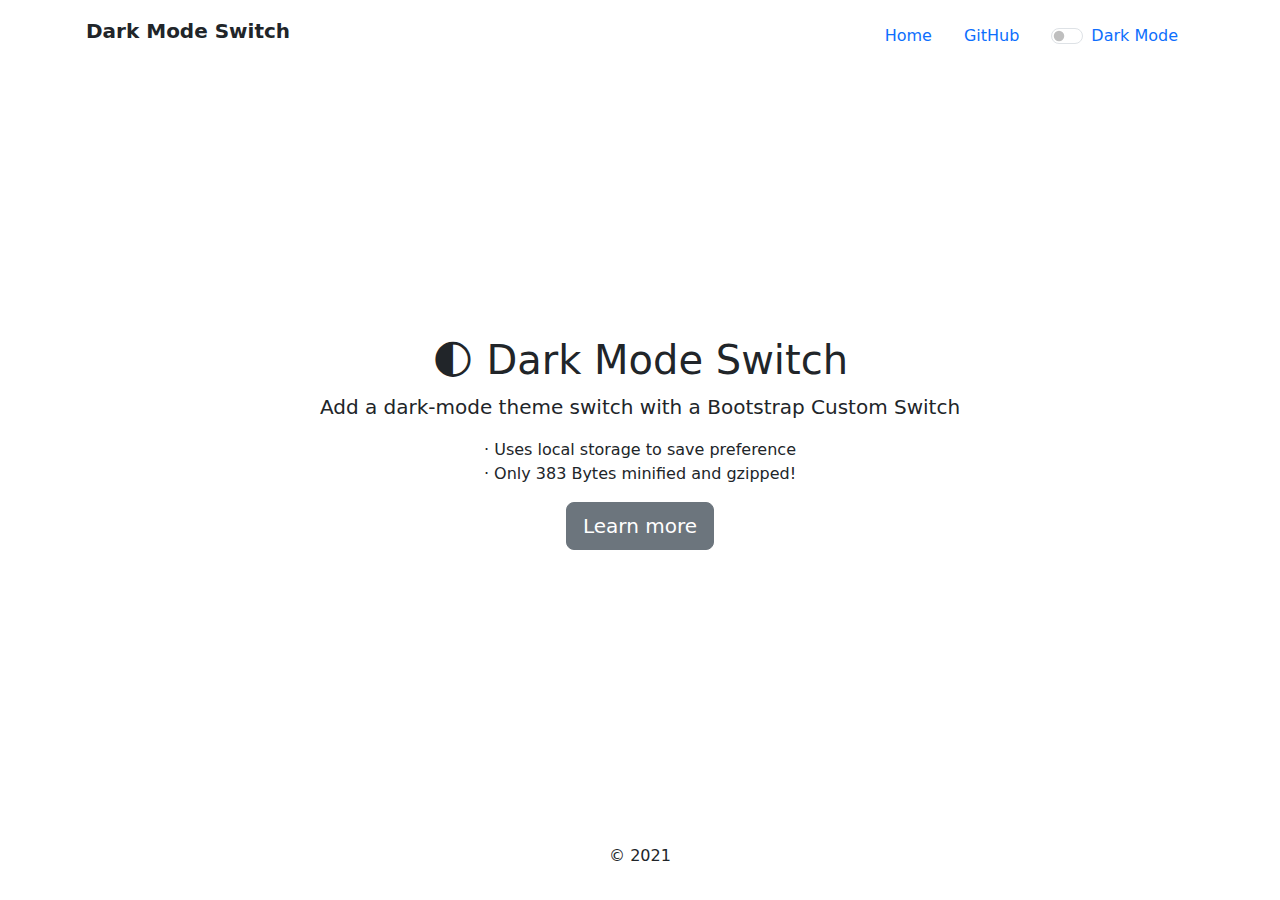
<file: assets/plugins/dark-mode-switch/index.html>
<!doctype html>
<html lang="en" class="h-100">

<head>
  <meta charset="utf-8">
  <meta http-equiv="x-ua-compatible" content="ie=edge">
  <meta name="viewport" content="width=device-width, initial-scale=1">
  <title>Dark Mode Switch</title>
  <meta name="description" content="Add a dark-mode theme toggle with a Bootstrap Custom Switch">

  <link rel="icon"
    href="data:image/svg+xml,<svg xmlns=%22http://www.w3.org/2000/svg%22 viewBox=%220 0 100 100%22><text y=%22.9em%22 font-size=%2280%22>🌓</text></svg>">
  
  <meta property="og:site_name" content="GitHub">
  <meta property="og:image"
    content="https://repository-images.githubusercontent.com/194995309/38db8f80-9db7-11e9-998f-43f2a26d9e0b">
  <meta property="og:title" content="dark-mode-switch">
  <meta property="og:description" content="Add a dark-mode theme toggle with a Bootstrap Custom Switch">
  <meta property="og:url" content="https://coliff.github.io/dark-mode-switch/">
  <link rel="author" href="https://christianoliff.com/">
  <meta name="twitter:creator" content="@christianoliff">
  <meta name="monetization" content="$ilp.uphold.com/Epqzn3YGr2MB">

  <link rel="stylesheet" href="https://cdn.jsdelivr.net/npm/bootstrap@5/dist/css/bootstrap.min.css">

  <!-- IE 11 polyfill for CSS and Custom Properties -->
  <script
    nomodule>window.MSInputMethodContext && document.documentMode && document.write('<link rel="stylesheet" href="https://cdn.jsdelivr.net/npm/bootstrap-ie11@5/css/bootstrap-ie11.min.css"><script src="https://cdn.jsdelivr.net/npm/ie11-custom-properties@4/ie11CustomProperties.min.js"><\/script>');</script>

  <link rel="stylesheet" href="dark-mode.css">

</head>

<body class="bg-white text-center d-flex h-100">

  <div class="container d-flex p-3 mx-auto w-100 flex-column">
    <header class="mb-auto">
      <div class="float-md-start fw-bold fs-5">Dark Mode Switch</div>
      <nav class="nav justify-content-center float-md-end">
        <a class="nav-link active" href="https://coliff.github.io/dark-mode-switch/">Home</a>
        <a class="nav-link" href="https://github.com/coliff/dark-mode-switch" target="_blank">GitHub</a>
        <div class="nav-link">

          <div class="form-check form-switch">
            <input type="checkbox" class="form-check-input" id="darkSwitch">
            <label class="custom-control-label" for="darkSwitch">Dark Mode</label>
          </div>
          <script src="dark-mode-switch.min.js"></script>

        </div>
      </nav>
    </header>

    <main role="main">
      <h1>🌓 Dark Mode Switch</h1>
      <p class="lead">Add a dark-mode theme switch with a Bootstrap Custom Switch</p>
      <ul class="list-unstyled">
        <li>&middot; Uses local storage to save preference</li>
        <li>&middot; Only 383 Bytes minified and gzipped!</li>
      </ul>
      <p>
        <a href="https://github.com/coliff/dark-mode-switch" target="_blank" rel="noopener"
          class="btn btn-lg btn-secondary">
          Learn more
        </a>
      </p>
    </main>

    <footer class="mt-auto">
      <p>&copy; 2021</p>
    </footer>

  </div>
</body>

</html>
</file>
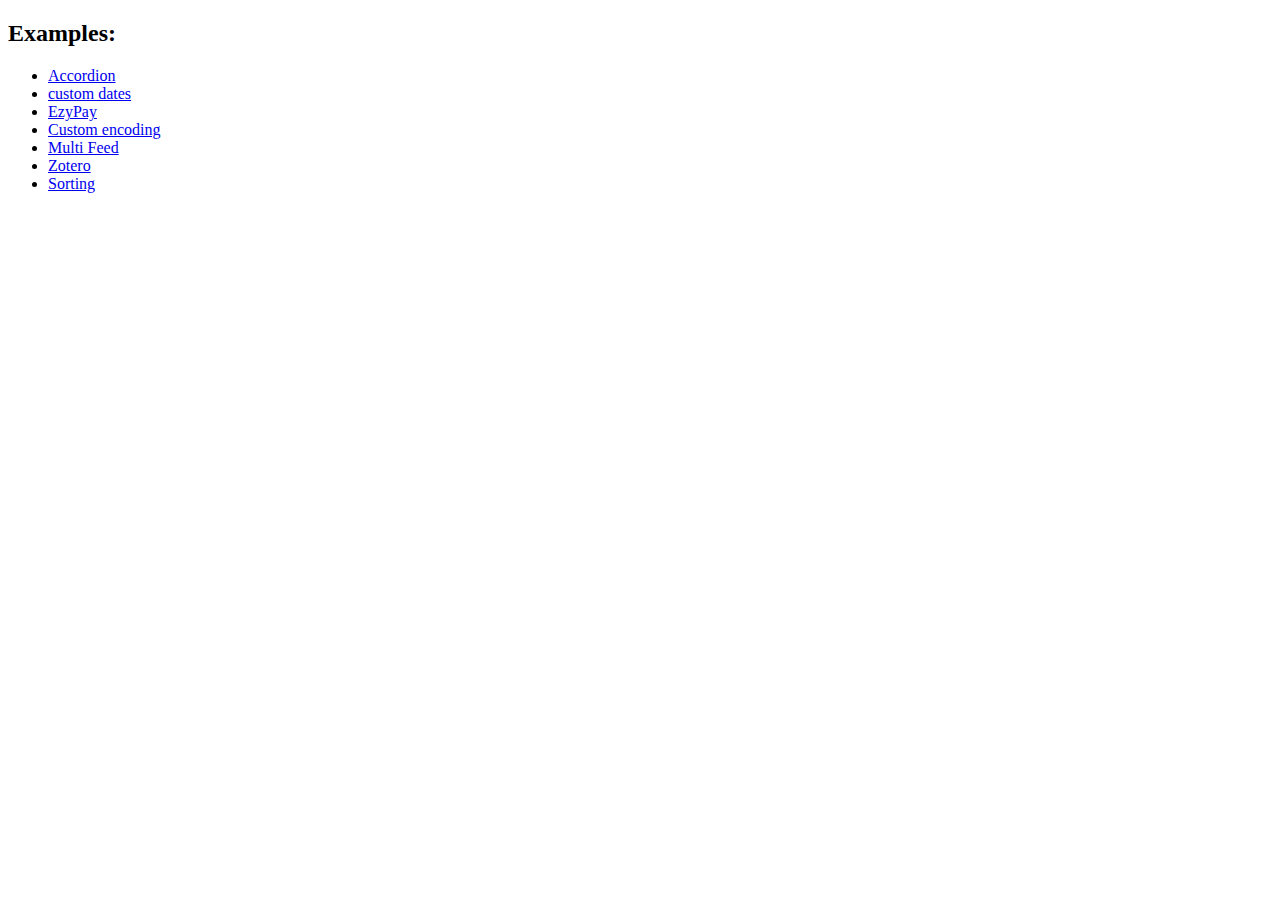
<file: assets/plugins/vanilla-rss/index.html>
<!DOCTYPE html>
<html>
  <head>
    <title>vanilla-rss</title>
  </head>
  <body>
    <div>
      <h2>Examples:</h2>
      <ul>
        <li><a href="examples/accordion.html">Accordion</a></li>
        <li><a href="examples/custom-dates.html">custom dates</a></li>
        <li><a href="examples/ezypay.html">EzyPay</a></li>
        <li><a href="examples/ISO-8859-1.html">Custom encoding</a></li>
        <li><a href="examples/multi-feed.html">Multi Feed</a></li>
        <li><a href="examples/zotero.html">Zotero</a></li>
        <li><a href="examples/sorting.html">Sorting</a></li>
      </ul>
    </div>
  </body>
</html>
</file>
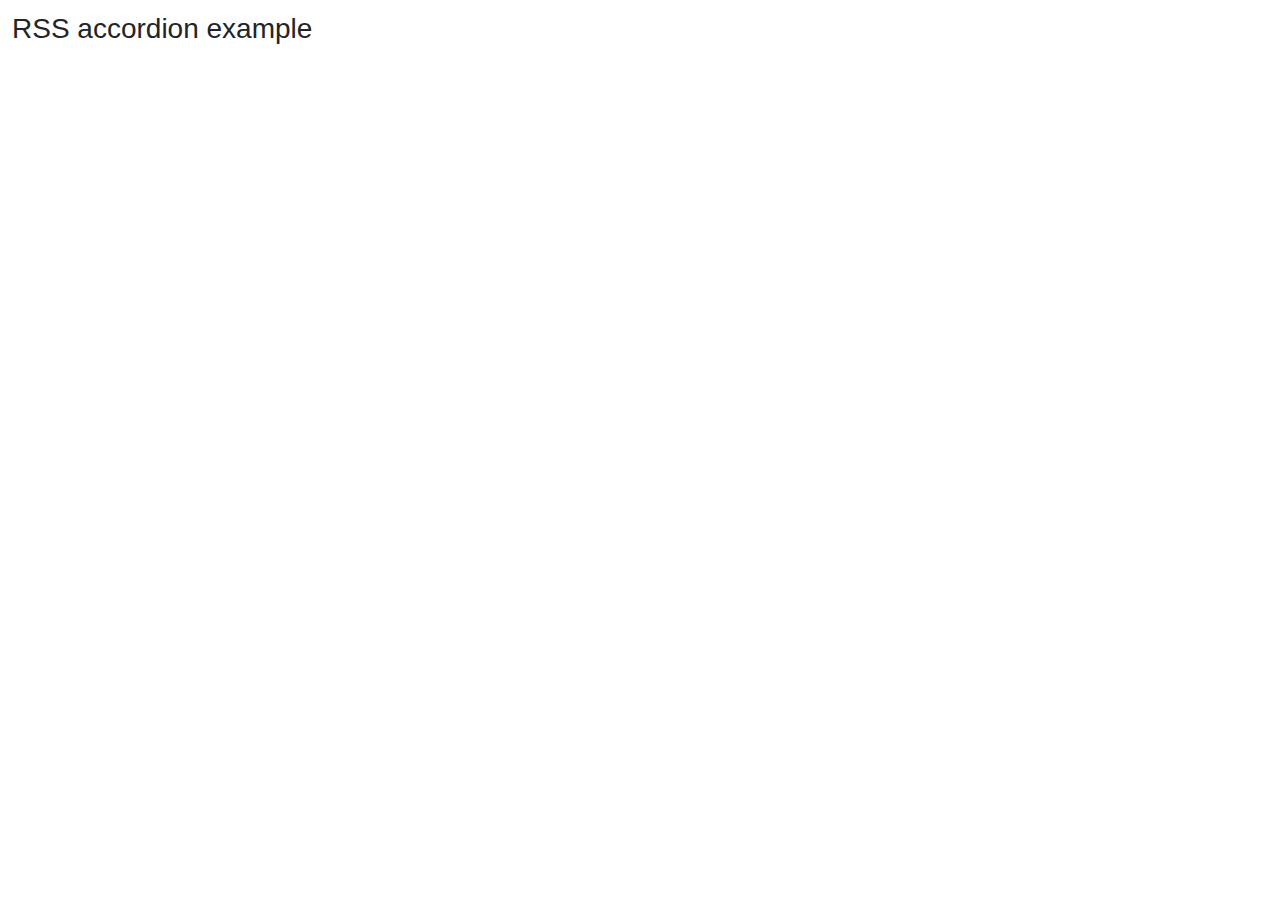
<file: assets/plugins/vanilla-rss/examples/accordion.html>
<!DOCTYPE html>
<html>
  <head>
    <title>RSS accordion example</title>

    <!-- Required meta tags -->
    <meta charset="utf-8" />
    <meta
      name="viewport"
      content="width=device-width, initial-scale=1, shrink-to-fit=no"
    />

    <!-- Bootstrap CSS -->
    <link
      rel="stylesheet"
      href="https://stackpath.bootstrapcdn.com/bootstrap/4.3.1/css/bootstrap.min.css"
    />

    <link rel="stylesheet" href="style.css" />
  </head>

  <body>
    <div>
      <h1>RSS accordion example</h1>
      <div id="rss-feeds"></div>
    </div>
    <script src="../dist/rss.global.min.js"></script>
    <script src="https://code.jquery.com/jquery-3.3.1.slim.min.js"></script>
    <script src="https://cdnjs.cloudflare.com/ajax/libs/popper.js/1.14.7/umd/popper.min.js"></script>
    <script src="https://stackpath.bootstrapcdn.com/bootstrap/4.3.1/js/bootstrap.min.js"></script>
    <script>
      window.onload = function() {
        const rss = new RSS(
          document.querySelector("#rss-feeds"),
          "https://partnernetwork.ebay.de/epn-blog?format=rss",
          {
            limit: 15,
            tokens: {
              showClass: (entry, tokens) => (tokens.index === 0 ? "show" : "")
            },
            layoutTemplate:
              '<div class="accordion" id="accordionExample">{entries}</div>',
            entryTemplate: `<div class="card">
              <div class="card-header" id="heading-{index}">
                <h2 class="mb-0">
                  <button class="btn btn-link" type="button" data-toggle="collapse" data-target="#collapse-{index}" aria-expanded="true" aria-controls="collapse-{index}">
                    {title}
                  </button>
                </h2>
              </div>
  
              <div id="collapse-{index}" class="collapse {showClass}" aria-labelledby="heading-{index}" data-parent="#accordionExample">
                <div class="card-body">
                  {bodyPlain}
                </div>
              </div>
            </div>`
          }
        );

        rss.render().then(() => console.log("cool"));
      };
    </script>
  </body>
</html>
</file>
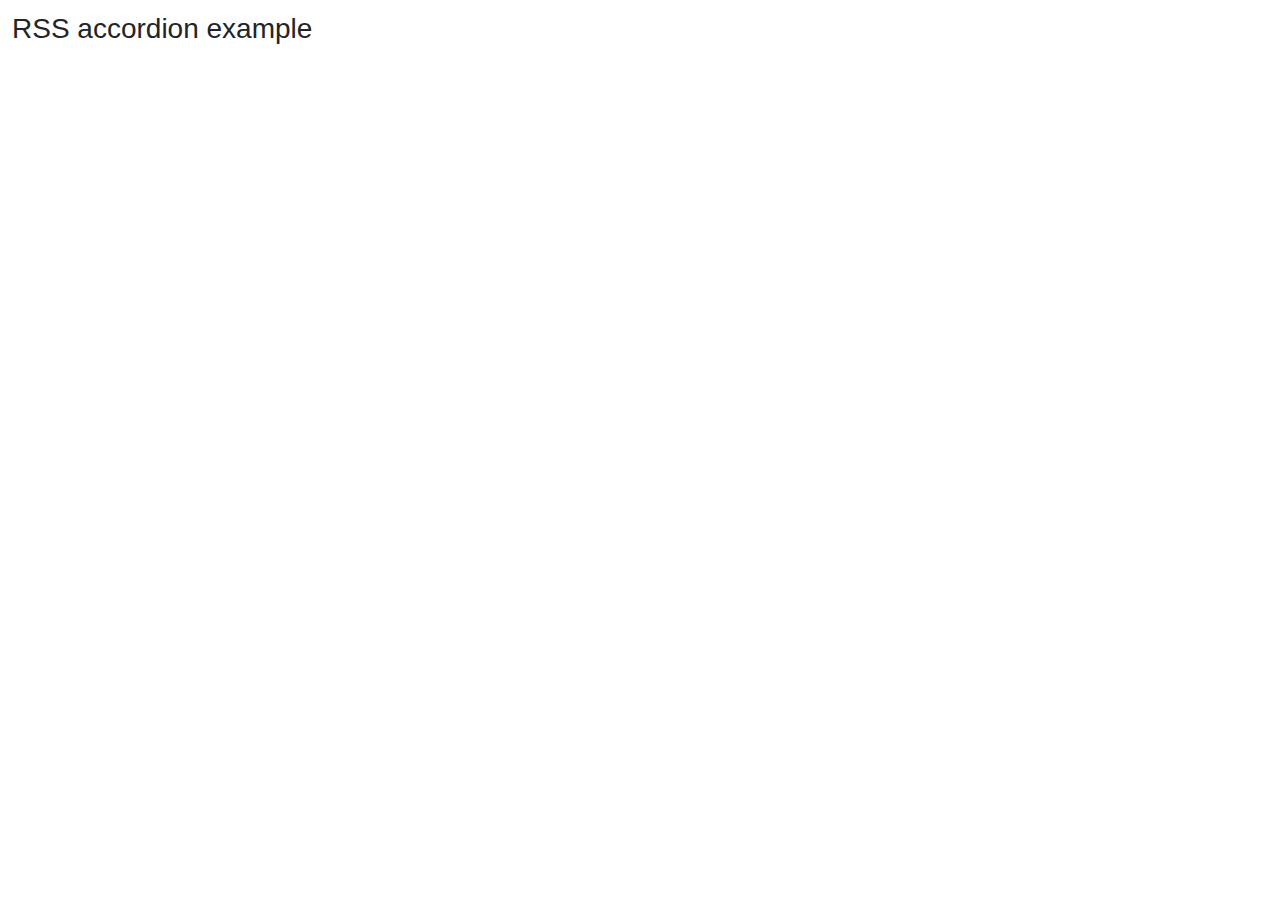
<file: assets/plugins/vanilla-rss/examples/ezypay.html>
<!DOCTYPE html>
<html>
  <head>
    <title>RSS ezypay example</title>

    <!-- Required meta tags -->
    <meta charset="utf-8" />
    <meta
      name="viewport"
      content="width=device-width, initial-scale=1, shrink-to-fit=no"
    />

    <!-- Bootstrap CSS -->
    <link
      rel="stylesheet"
      href="https://stackpath.bootstrapcdn.com/bootstrap/4.3.1/css/bootstrap.min.css"
    />

    <link rel="stylesheet" href="style.css" />
  </head>

  <body>
    <div>
      <h1>RSS accordion example</h1>
      <div id="rss-feeds"></div>
    </div>
    <script src="../dist/rss.global.min.js"></script>
    <script src="https://code.jquery.com/jquery-3.3.1.slim.min.js"></script>
    <script src="https://cdnjs.cloudflare.com/ajax/libs/popper.js/1.14.7/umd/popper.min.js"></script>
    <script src="https://stackpath.bootstrapcdn.com/bootstrap/4.3.1/js/bootstrap.min.js"></script>
    <script>
      window.onload = function() {
        const rss = new RSS(
          document.querySelector("#rss-feeds"),
          "http://www.ezypay.co.nz/feed",
          {
            limit: 15
          }
        );

        rss.render().then(() => console.log("cool"));
      };
    </script>
  </body>
</html>
</file>
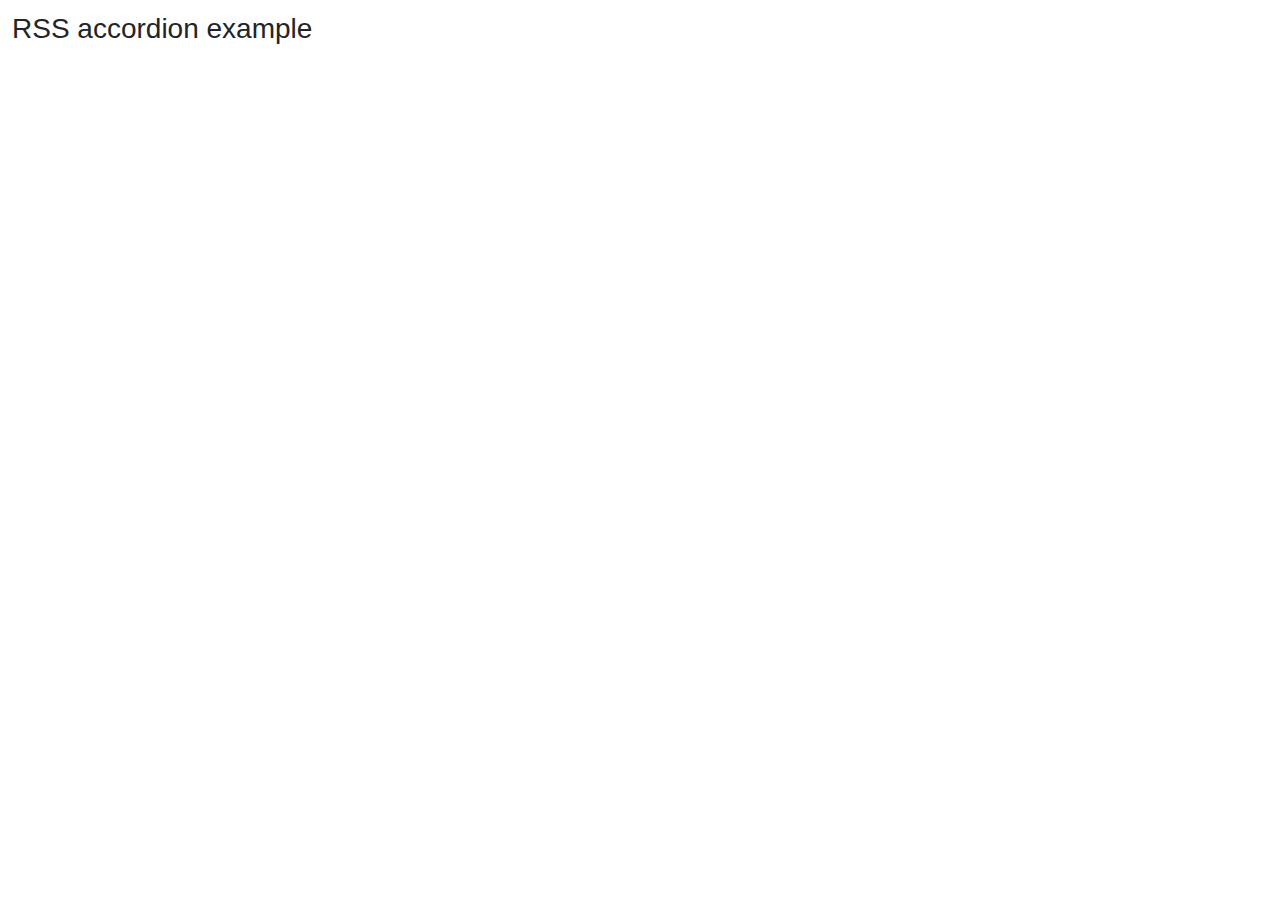
<file: assets/plugins/vanilla-rss/examples/ISO-8859-1.html>
<!DOCTYPE html>
<html>
  <head>
    <title>RSS accordion example</title>

    <!-- Required meta tags -->
    <meta charset="utf-8" />
    <meta
      name="viewport"
      content="width=device-width, initial-scale=1, shrink-to-fit=no"
    />

    <!-- Bootstrap CSS -->
    <link
      rel="stylesheet"
      href="https://stackpath.bootstrapcdn.com/bootstrap/4.3.1/css/bootstrap.min.css"
    />

    <link rel="stylesheet" href="style.css" />
  </head>

  <body>
    <div>
      <h1>RSS accordion example</h1>
      <div id="rss-feeds"></div>
    </div>
    <script src="../dist/rss.global.min.js"></script>
    <script src="https://code.jquery.com/jquery-3.3.1.slim.min.js"></script>
    <script src="https://cdnjs.cloudflare.com/ajax/libs/popper.js/1.14.7/umd/popper.min.js"></script>
    <script src="https://stackpath.bootstrapcdn.com/bootstrap/4.3.1/js/bootstrap.min.js"></script>
    <script>
      window.onload = function() {
        const rss = new RSS(
          document.querySelector("#rss-feeds"),
          "http://www.comicforum.de/external.php?type=rss2&forumids=36&lastpost=1",
          {
            encoding: "ISO-8859-1",
            limit: 15,
            tokens: {
              showClass: (entry, tokens) => (tokens.index === 0 ? "show" : "")
            },
            layoutTemplate:
              '<div class="accordion" id="accordionExample">{entries}</div>',
            entryTemplate: `<div class="card">
              <div class="card-header" id="heading-{index}">
                <h2 class="mb-0">
                  <button class="btn btn-link" type="button" data-toggle="collapse" data-target="#collapse-{index}" aria-expanded="true" aria-controls="collapse-{index}">
                    {title}
                  </button>
                </h2>
              </div>
  
              <div id="collapse-{index}" class="collapse {showClass}" aria-labelledby="heading-{index}" data-parent="#accordionExample">
                <div class="card-body">
                  {bodyPlain}
                </div>
              </div>
            </div>`
          }
        );

        rss.render().then(() => console.log("cool"));
      };
    </script>
  </body>
</html>
</file>
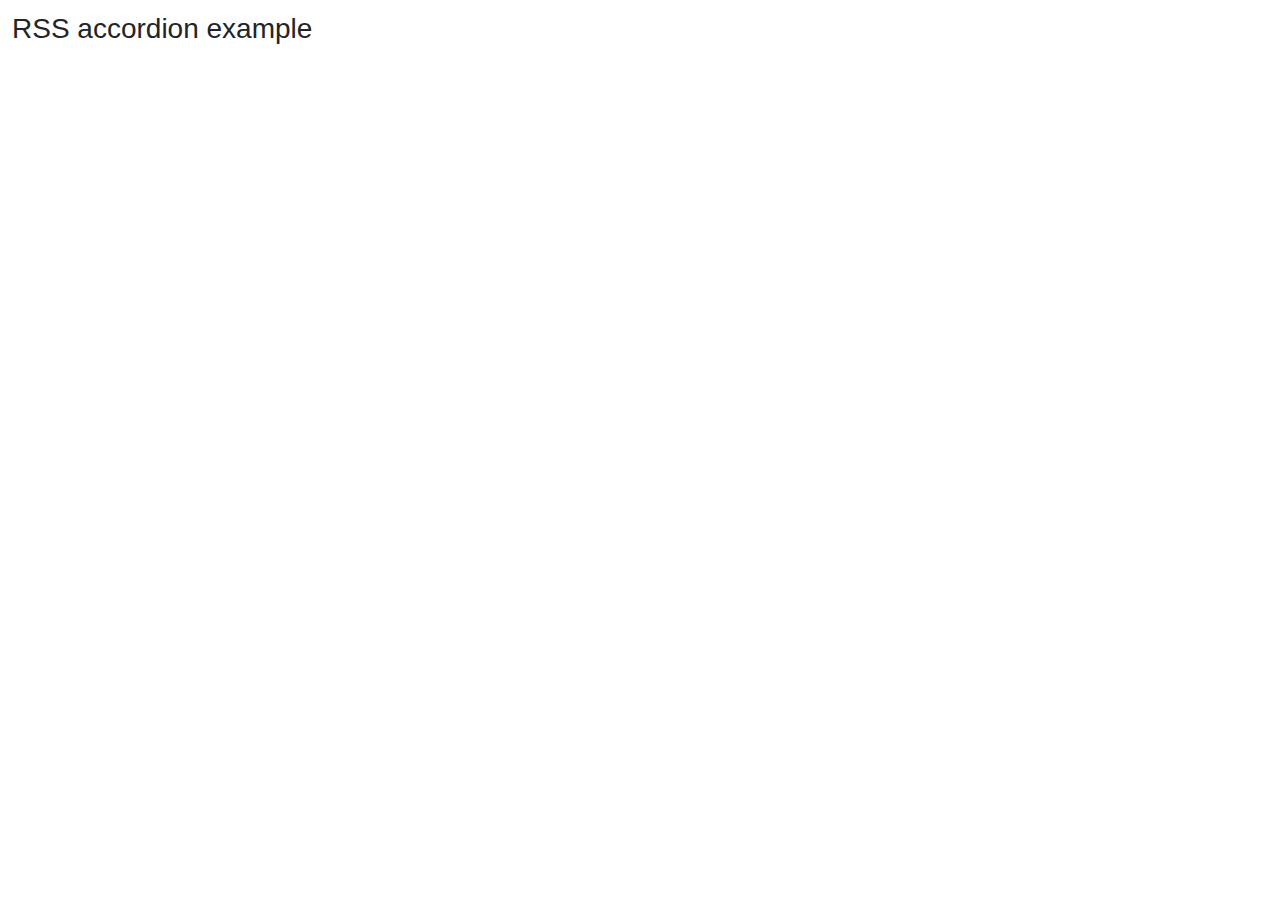
<file: assets/plugins/vanilla-rss/examples/multi-feed.html>
<!DOCTYPE html>
<html>
  <head>
    <title>RSS accordion example</title>

    <!-- Required meta tags -->
    <meta charset="utf-8" />
    <meta
      name="viewport"
      content="width=device-width, initial-scale=1, shrink-to-fit=no"
    />

    <!-- Bootstrap CSS -->
    <link
      rel="stylesheet"
      href="https://stackpath.bootstrapcdn.com/bootstrap/4.3.1/css/bootstrap.min.css"
    />

    <link rel="stylesheet" href="style.css" />
  </head>

  <body>
    <div>
      <h1>RSS accordion example</h1>
      <div id="rss-feeds"></div>
    </div>
    <script src="../dist/rss.global.min.js"></script>
    <script src="https://code.jquery.com/jquery-3.3.1.slim.min.js"></script>
    <script src="https://cdnjs.cloudflare.com/ajax/libs/popper.js/1.14.7/umd/popper.min.js"></script>
    <script src="https://stackpath.bootstrapcdn.com/bootstrap/4.3.1/js/bootstrap.min.js"></script>
    <script>
      window.onload = function() {
        const rss = new RSS(
          document.querySelector("#rss-feeds"),
          ["https://www.contentful.com/blog/feed.xml", "http://www.ebaytechblog.com/feed/"]
        );

        rss.render();
      };
    </script>
  </body>
</html>
</file>
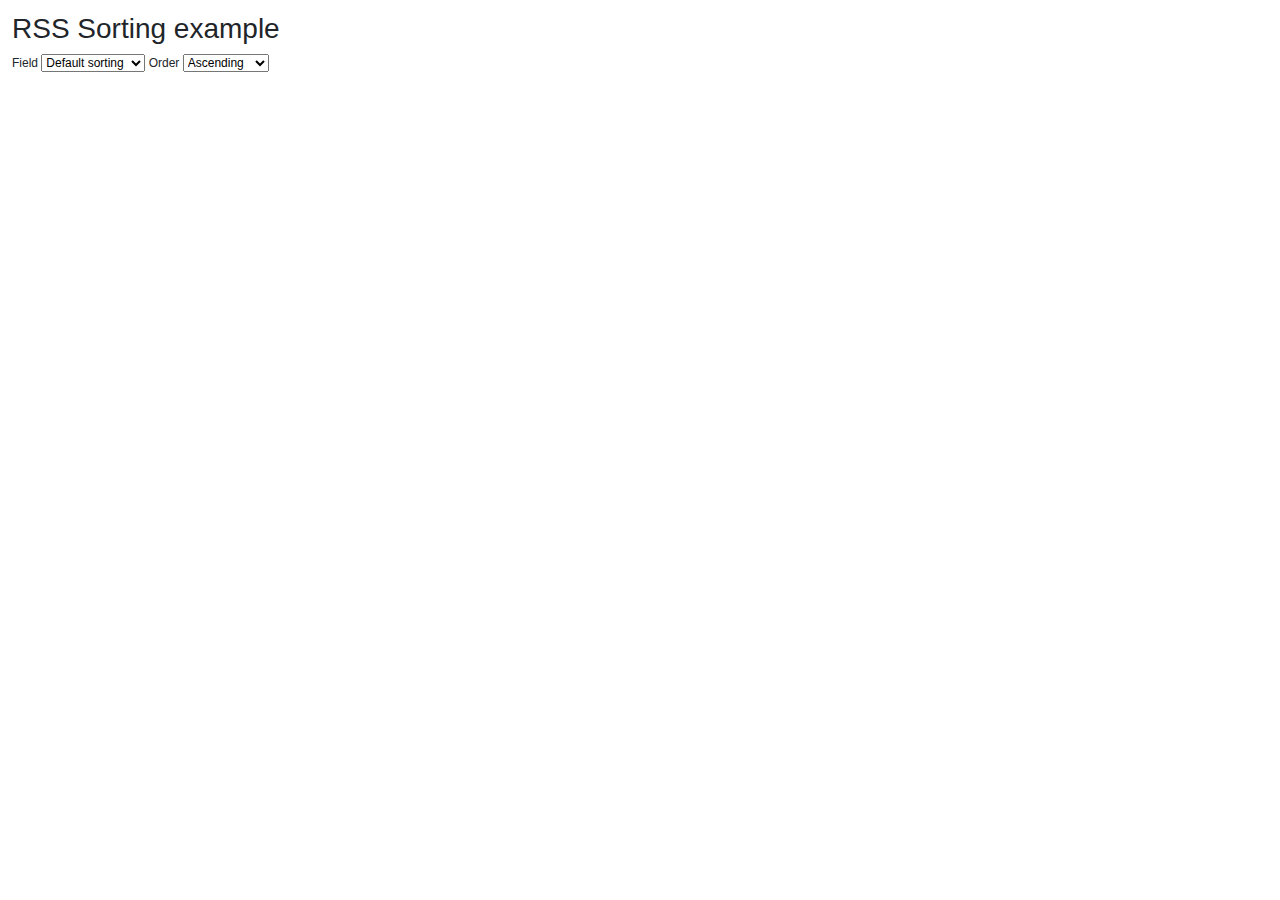
<file: assets/plugins/vanilla-rss/examples/sorting.html>
<!DOCTYPE html>
<html>
  <head>
    <title>RSS accordion example</title>

    <!-- Required meta tags -->
    <meta charset="utf-8" />
    <meta
      name="viewport"
      content="width=device-width, initial-scale=1, shrink-to-fit=no"
    />

    <!-- Bootstrap CSS -->
    <link
      rel="stylesheet"
      href="https://stackpath.bootstrapcdn.com/bootstrap/4.3.1/css/bootstrap.min.css"
    />

    <link rel="stylesheet" href="style.css" />
  </head>

  <body>
    <div>
      <h1>RSS Sorting example</h1>
      <form>
        <label>
          Field
          <select id="fieldSelect">
            <option value="">Default sorting</option>
            <option value="author">Author</option>
            <option value="publishedDate">Published Date</option>
            <option value="title">Title</option>
          </select>
        </label>

        <label>
          Order
          <select id="orderSelect">
            <option value="">Ascending</option>
            <option value="-">Descending</option>
          </select>
        </label>
      </form>
      <div id="rss-feeds"></div>
    </div>
    <script src="../dist/rss.global.min.js"></script>
    <script src="https://code.jquery.com/jquery-3.3.1.slim.min.js"></script>
    <script src="https://cdnjs.cloudflare.com/ajax/libs/popper.js/1.14.7/umd/popper.min.js"></script>
    <script src="https://stackpath.bootstrapcdn.com/bootstrap/4.3.1/js/bootstrap.min.js"></script>
    <script>
      function renderFeed() {
        const order = [
          document.querySelector("#orderSelect").value,
          document.querySelector("#fieldSelect").value
        ]
          .filter(function(e) {
            return !!e;
          })
          .join("");

        document.querySelector("#rss-feeds").innerHTML = "";
        new RSS(
          document.querySelector("#rss-feeds"),
          "http://www.ebaytechblog.com/feed",
          {
            order,
            limit: 15,
            entryTemplate:
              '<li>Author: {author}<br>Date: {date}<br> {title}<br>{shortBodyPlain}</li>'
          }
        ).render();
      }

      window.onload = function() {
        renderFeed();

        document
          .querySelectorAll("#fieldSelect,#orderSelect")
          .forEach(function(field) {
            field.addEventListener("change", renderFeed);
          });
      };
    </script>
  </body>
</html>
</file>
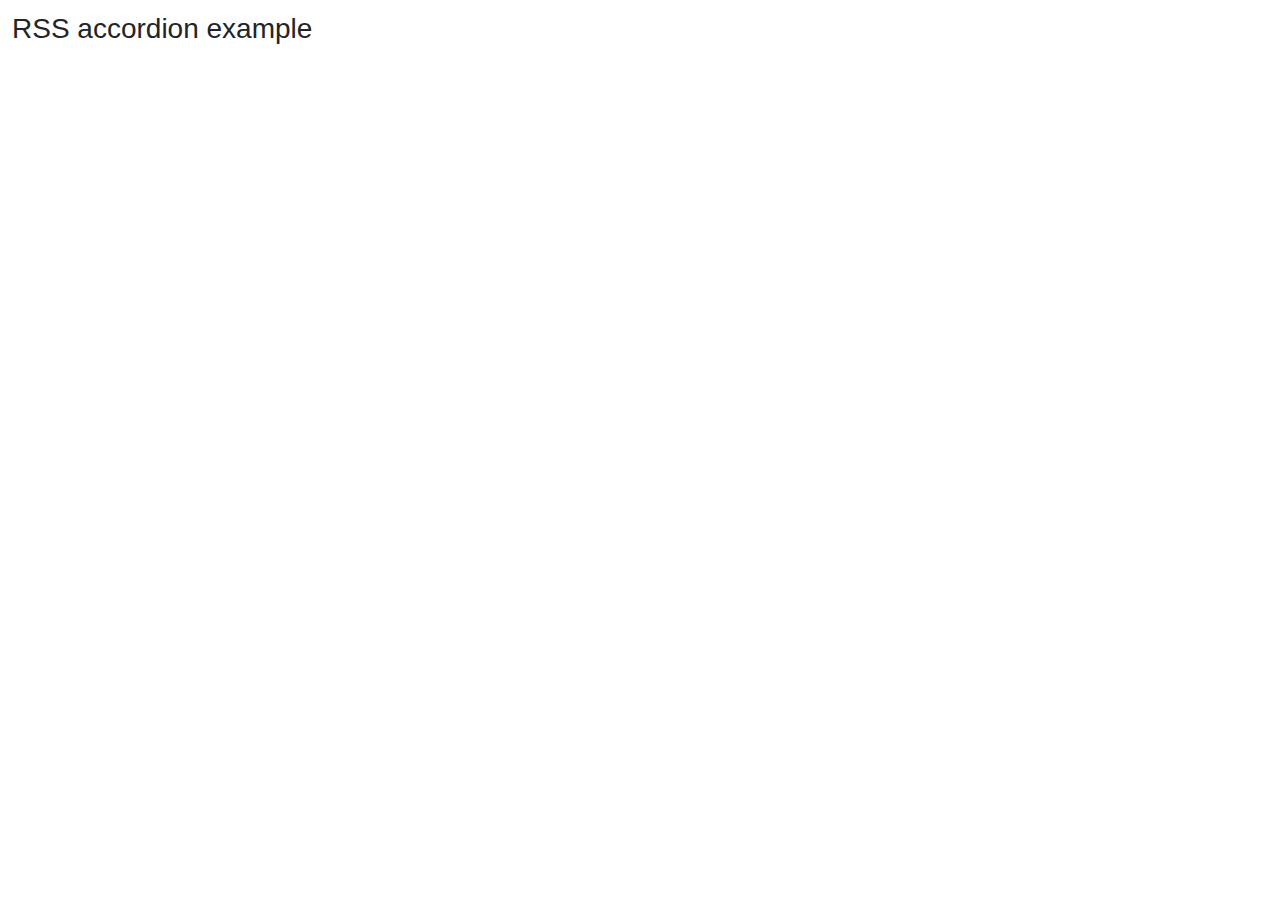
<file: assets/plugins/vanilla-rss/examples/zotero.html>
<!DOCTYPE html>
<html>
  <head>
    <title>RSS zotero example</title>

    <!-- Required meta tags -->
    <meta charset="utf-8" />
    <meta
      name="viewport"
      content="width=device-width, initial-scale=1, shrink-to-fit=no"
    />

    <!-- Bootstrap CSS -->
    <link
      rel="stylesheet"
      href="https://stackpath.bootstrapcdn.com/bootstrap/4.3.1/css/bootstrap.min.css"
    />

    <link rel="stylesheet" href="style.css" />
  </head>

  <body>
    <div>
      <h1>RSS accordion example</h1>
      <div id="rss-feeds"></div>
    </div>
    <script src="../dist/rss.global.min.js"></script>
    <script src="https://code.jquery.com/jquery-3.3.1.slim.min.js"></script>
    <script src="https://cdnjs.cloudflare.com/ajax/libs/popper.js/1.14.7/umd/popper.min.js"></script>
    <script src="https://stackpath.bootstrapcdn.com/bootstrap/4.3.1/js/bootstrap.min.js"></script>
    <script>
      window.onload = function() {
        const rss = new RSS(
          document.querySelector("#rss-feeds"),
          "https://api.zotero.org/groups/308781/items?format=atom",
          {
            entryTemplate:
              "<ul><li>Title: {title}</li><li>Author: {author}</li><li>Year: {year}</li></ul><br>",
            tokens: {
              year: function(entry, tokens) {
                return new Date(entry.publishedDate).getFullYear();
              }
            }
          }
        );
        rss.render().then(() => console.log("cool"));
      };
    </script>
  </body>
</html>
</file>
<file: assets/plugins/dark-mode-switch/dark-mode.css>
/*!
 * Dark Mode Switch v1.0.1 (https://github.com/coliff/dark-mode-switch)
 * Copyright 2021 C.Oliff
 * Licensed under MIT (https://github.com/coliff/dark-mode-switch/blob/main/LICENSE)
 */

[data-theme="dark"] {
  background-color: #111 !important;
  color: #eee;
}

[data-theme="dark"] .bg-black {
  background-color: #fff !important;
}

[data-theme="dark"] .bg-dark {
  background-color: #eee !important;
}

[data-theme="dark"] .bg-light {
  background-color: #222 !important;
}

[data-theme="dark"] .bg-white {
  background-color: #000 !important;
}
</file>
<file: assets/plugins/vanilla-rss/examples/style.css>
body {
  font-size: 12px;
  padding: 1em;
}

h1 {
  font-size: 1.75rem;
}

h2 {
  font-size: 1.25rem;
}

.card-header {
  padding: 0.5em;
}

.btn {
  text-align: left;
}
</file>
